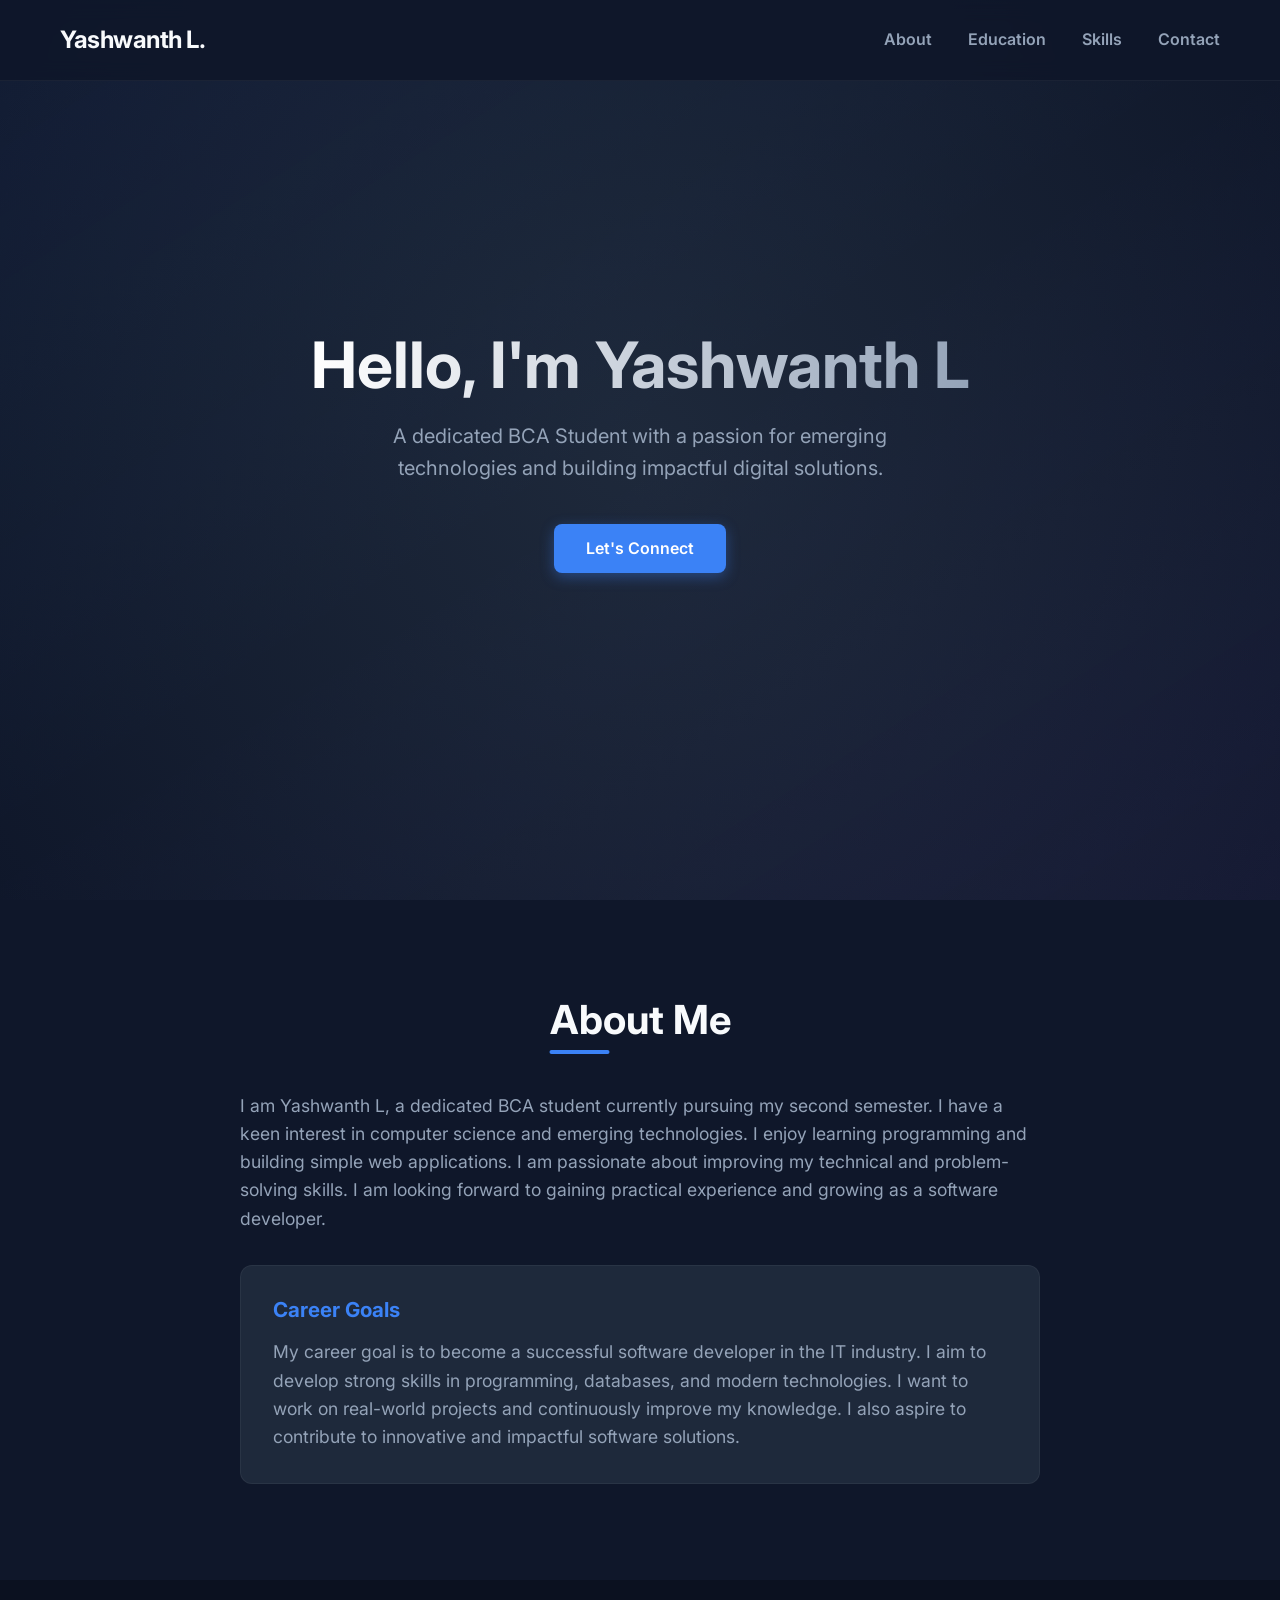
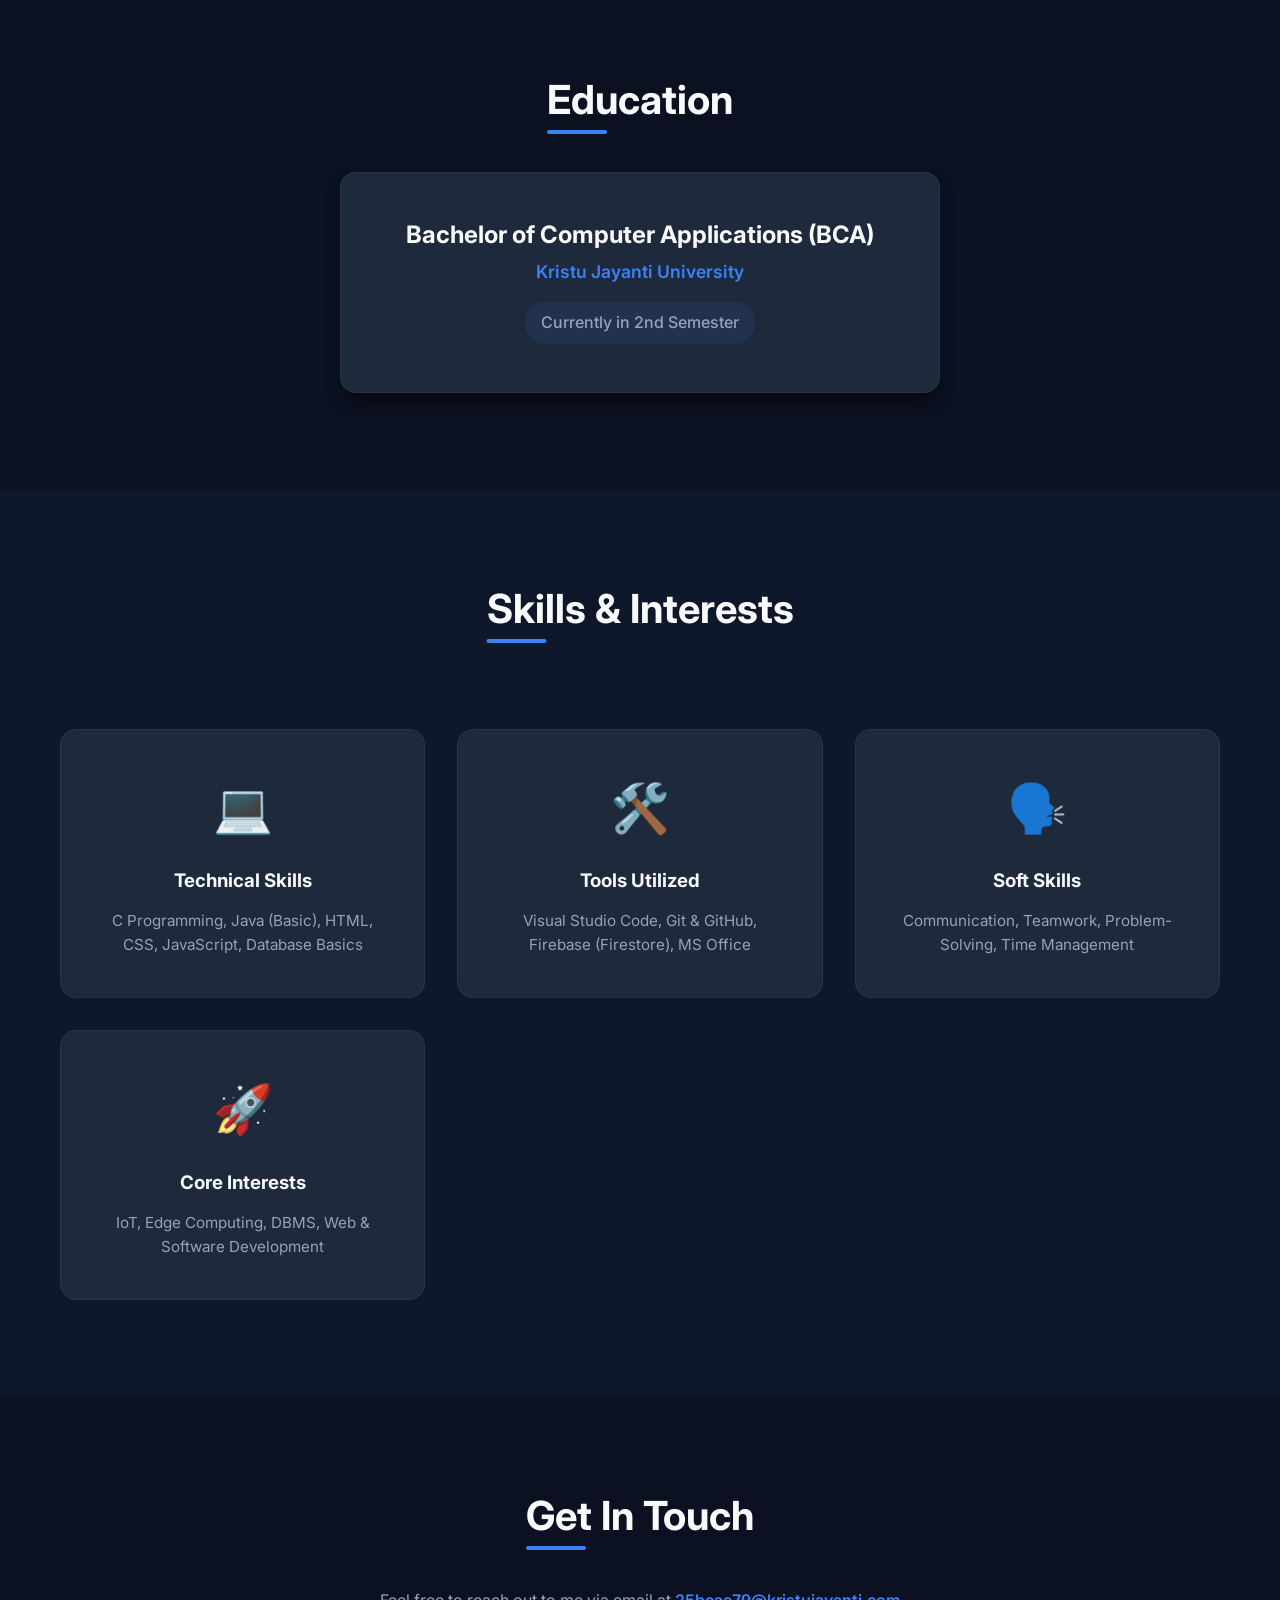
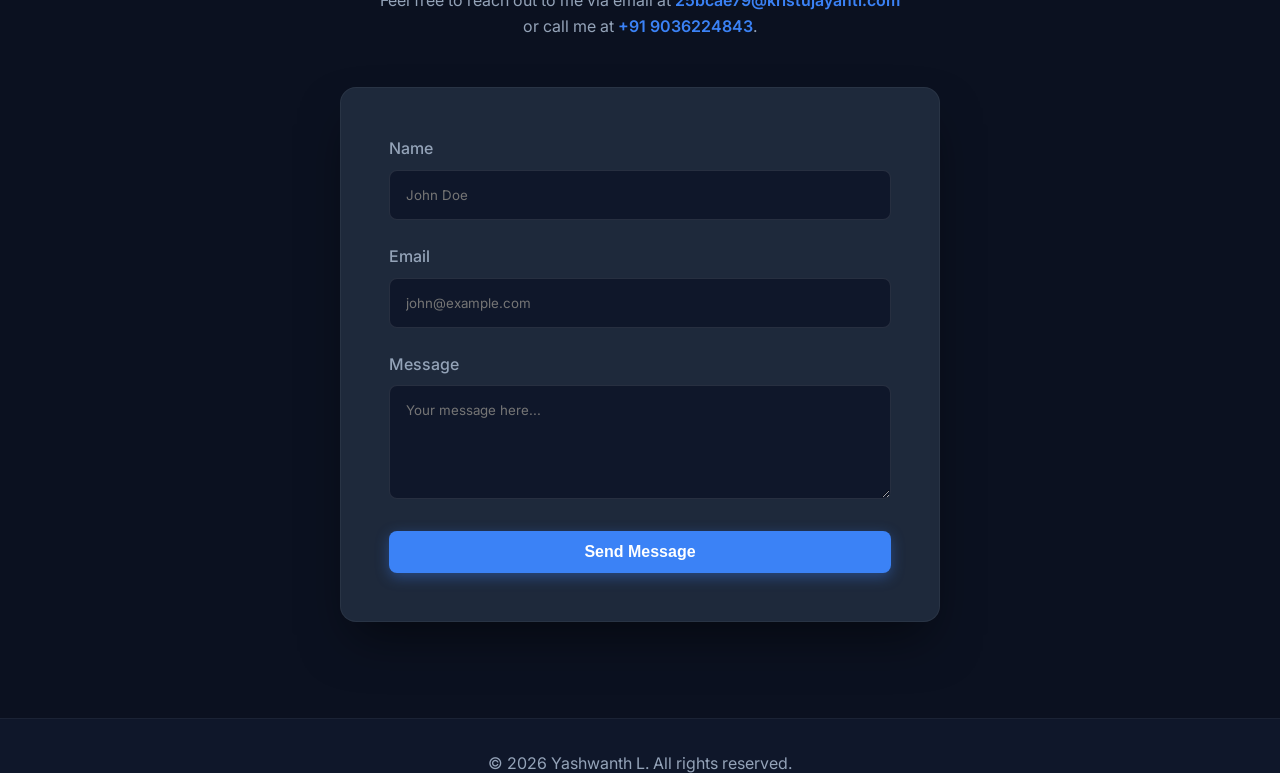
<file: index.html>
<!DOCTYPE html>
<html>
  <head>
    <meta http-equiv="refresh" content="0; url=frontend/index.html">
    <title>Redirecting...</title>
  </head>
  <body>
    <p>If you are not redirected automatically, follow this <a href="frontend/index.html">link to the portfolio</a>.</p>
  </body>
</html>
</file>
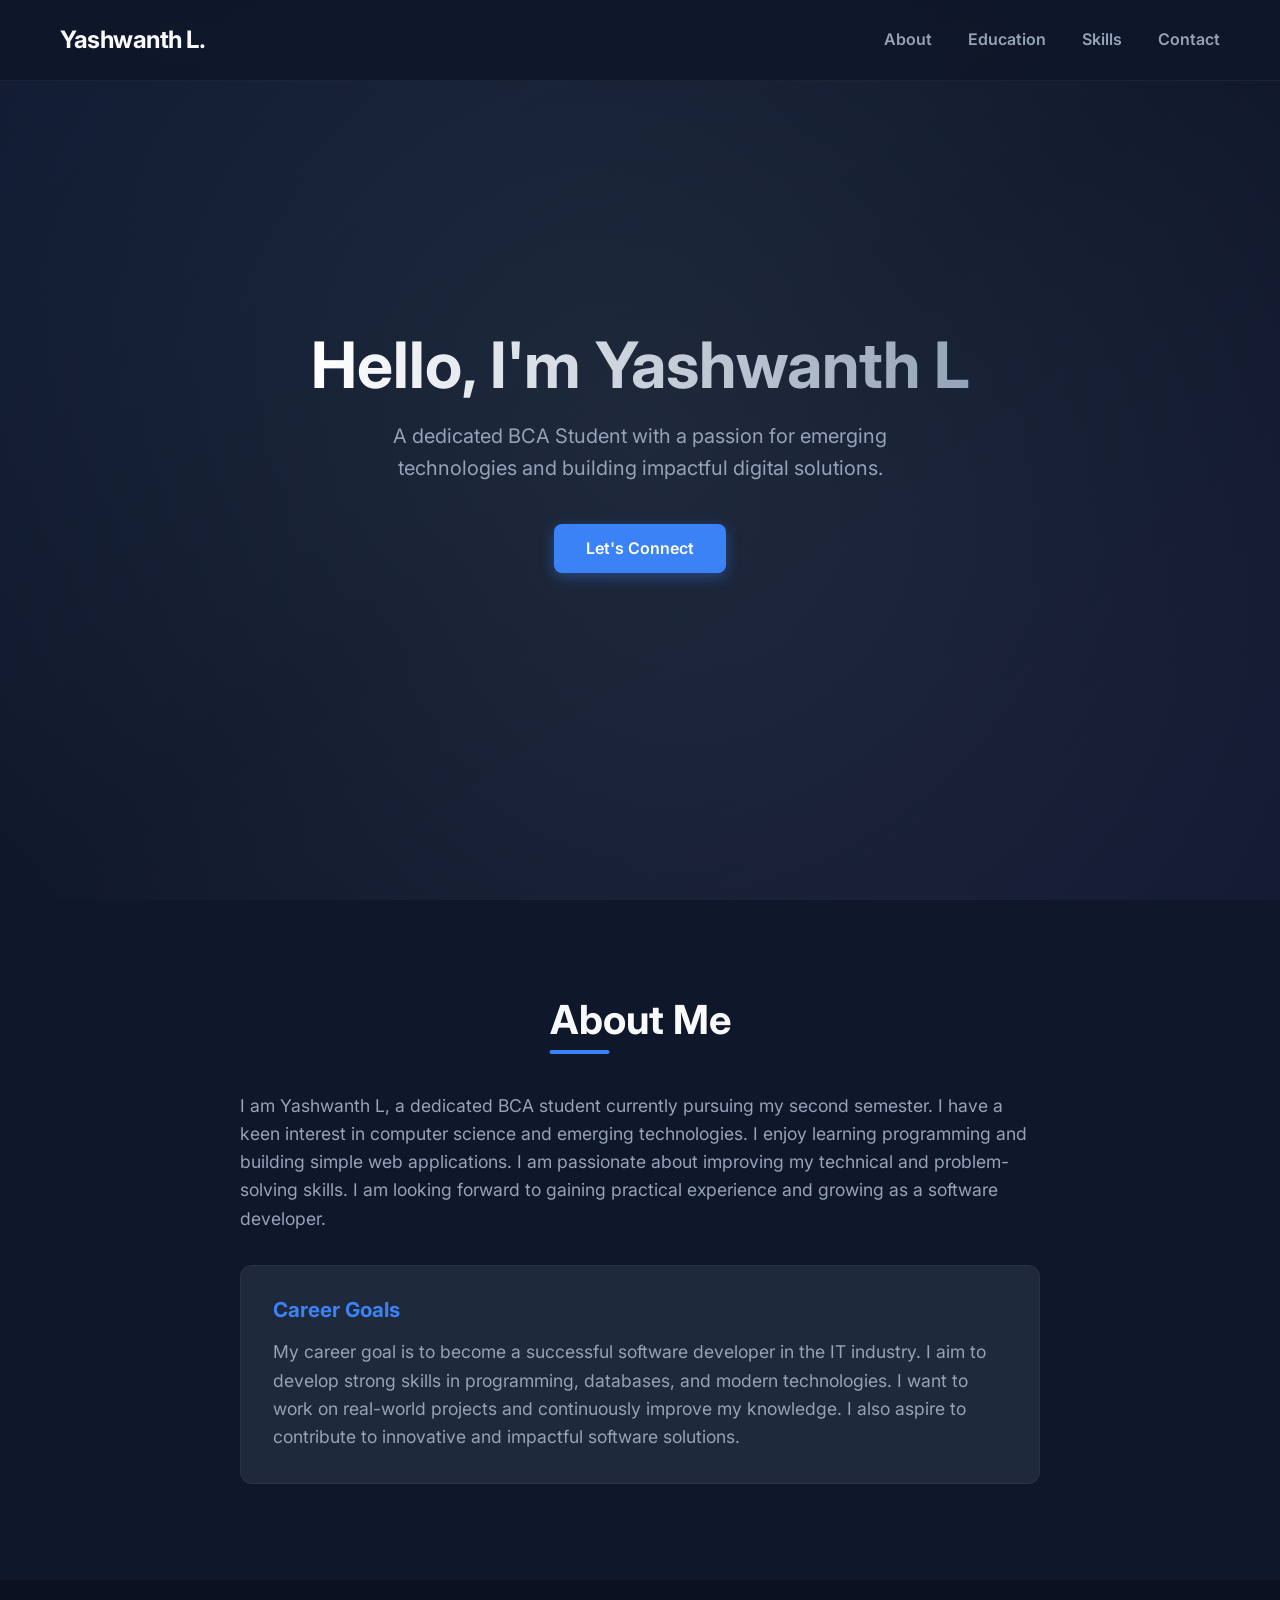
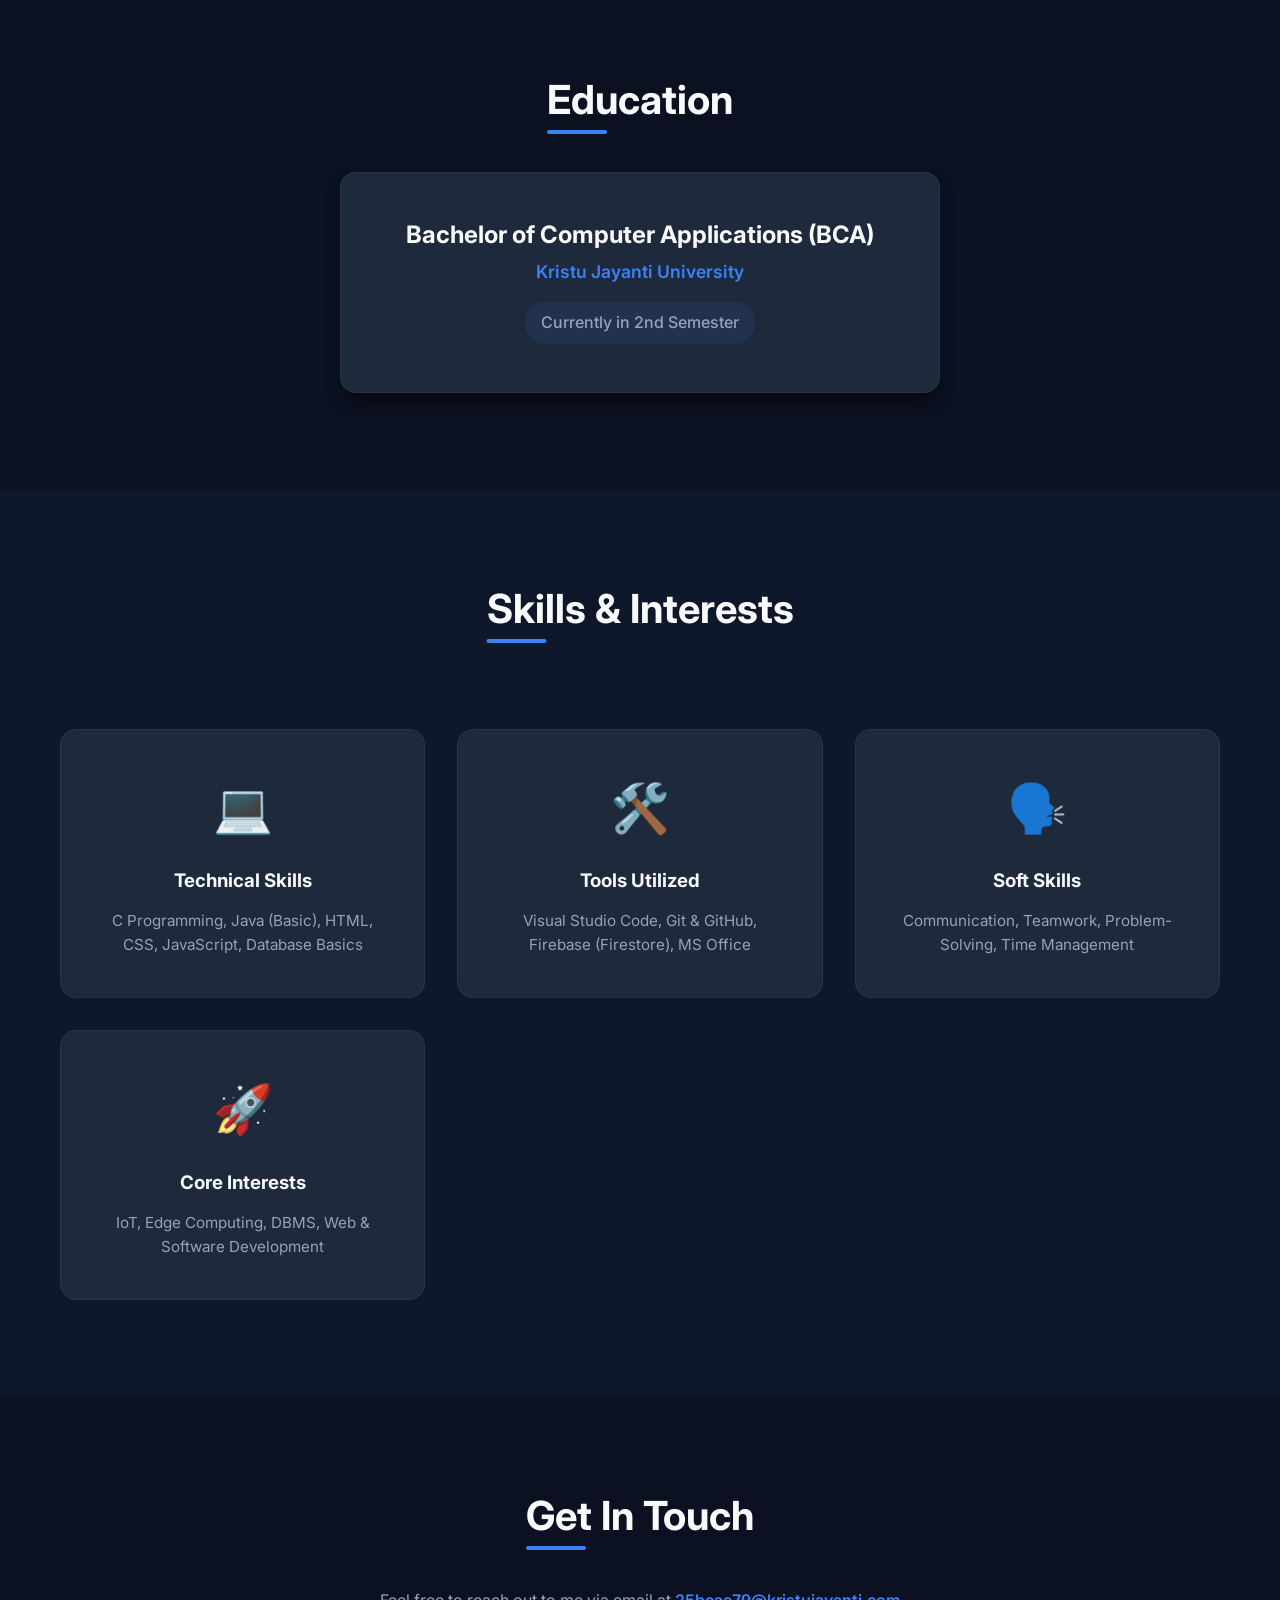
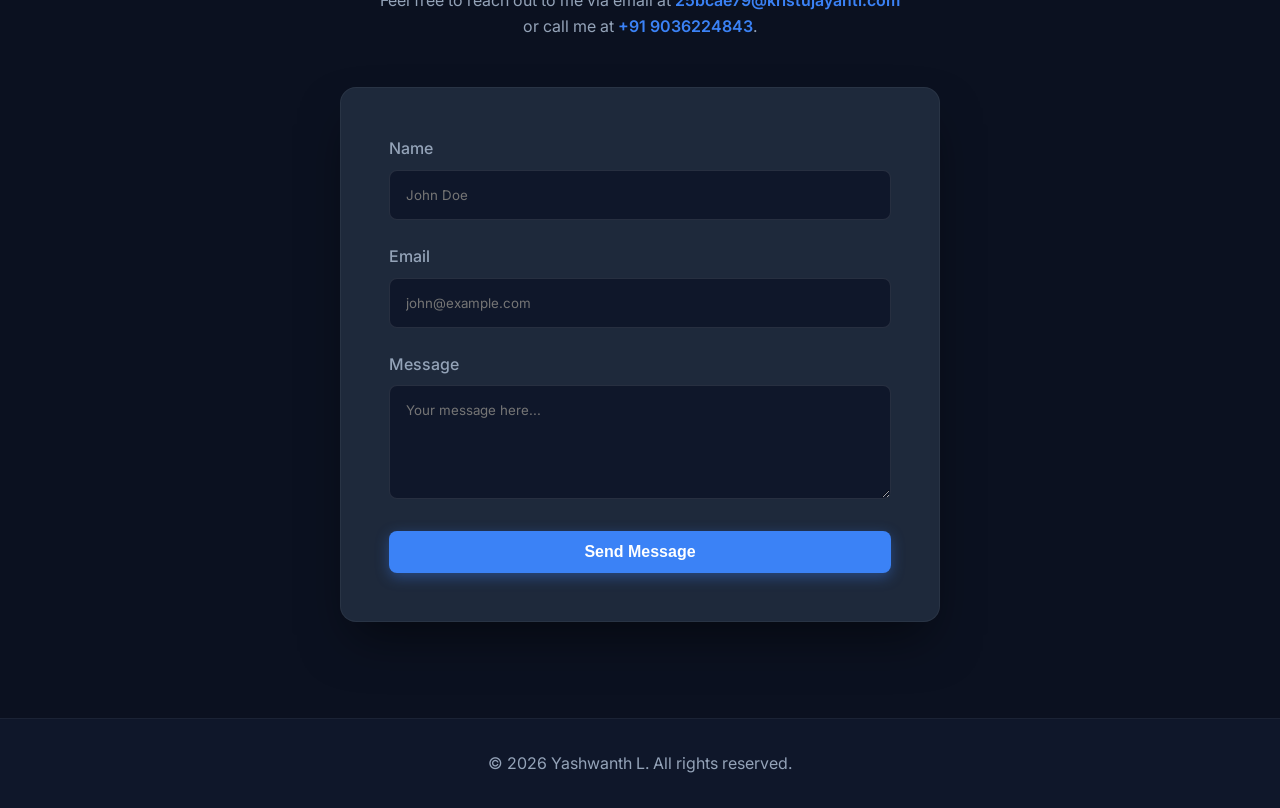
<file: frontend/index.html>
<!DOCTYPE html>
<html lang="en">
<head>
    <meta charset="UTF-8">
    <meta name="viewport" content="width=device-width, initial-scale=1.0">
    <title>Yashwanth L | BCA Student & Developer</title>
    <link rel="stylesheet" href="style.css">
    <link href="https://fonts.googleapis.com/css2?family=Inter:wght@300;400;600;700&display=swap" rel="stylesheet">
</head>
<body>
    <header class="header">
        <div class="container">
            <h1 class="logo">Yashwanth L.</h1>
            <nav class="nav">
                <a href="#about">About</a>
                <a href="#education">Education</a>
                <a href="#skills">Skills</a>
                <a href="#contact">Contact</a>
            </nav>
        </div>
    </header>

    <main>
        <section id="hero" class="hero section">
            <div class="container">
                <div class="hero-content">
                    <h2 class="hero-title">Hello, I'm Yashwanth L</h2>
                    <p class="hero-subtitle">A dedicated BCA Student with a passion for emerging technologies and building impactful digital solutions.</p>
                    <a href="#contact" class="btn btn-primary">Let's Connect</a>
                </div>
            </div>
        </section>

        <section id="about" class="about section">
            <div class="container">
                <h2 class="section-title">About Me</h2>
                <div class="about-content">
                    <p style="margin-bottom: 2rem; text-align: left;">
                        I am Yashwanth L, a dedicated BCA student currently pursuing my second semester. I have a keen interest in computer science and emerging technologies. I enjoy learning programming and building simple web applications. I am passionate about improving my technical and problem-solving skills. I am looking forward to gaining practical experience and growing as a software developer.
                    </p>
                    <div style="background-color: var(--bg-secondary); padding: 2rem; border-radius: 12px; border: 1px solid rgba(255,255,255,0.05); text-align: left;">
                        <h3 style="color: var(--accent); margin-bottom: 1rem;">Career Goals</h3>
                        <p>
                            My career goal is to become a successful software developer in the IT industry. I aim to develop strong skills in programming, databases, and modern technologies. I want to work on real-world projects and continuously improve my knowledge. I also aspire to contribute to innovative and impactful software solutions.
                        </p>
                    </div>
                </div>
            </div>
        </section>

        <section id="education" class="education section bg-alt">
            <div class="container">
                <h2 class="section-title">Education</h2>
                <div style="max-width: 600px; margin: 0 auto; background-color: var(--bg-secondary); padding: 3rem; border-radius: 16px; border: 1px solid rgba(255,255,255,0.05); text-align: center; box-shadow: 0 10px 15px -3px rgba(0,0,0,0.5);">
                    <h3 style="font-size: 1.5rem; margin-bottom: 0.5rem; color: var(--text-primary);">Bachelor of Computer Applications (BCA)</h3>
                    <p style="font-size: 1.1rem; color: var(--accent); font-weight: 600; margin-bottom: 1rem;">Kristu Jayanti University</p>
                    <div style="display: inline-block; padding: 0.5rem 1rem; background-color: rgba(59, 130, 246, 0.1); border-radius: 20px; font-weight: 500; color: var(--text-secondary);">
                        Currently in 2nd Semester
                    </div>
                </div>
            </div>
        </section>

        <section id="skills" class="skills section">
            <div class="container">
                <h2 class="section-title">Skills & Interests</h2>
                <div class="skills-grid">
                    <div class="skill-card">
                        <div class="skill-icon">💻</div>
                        <h3>Technical Skills</h3>
                        <p>C Programming, Java (Basic), HTML, CSS, JavaScript, Database Basics</p>
                    </div>
                    <div class="skill-card">
                        <div class="skill-icon">🛠️</div>
                        <h3>Tools Utilized</h3>
                        <p>Visual Studio Code, Git & GitHub, Firebase (Firestore), MS Office</p>
                    </div>
                    <div class="skill-card">
                        <div class="skill-icon">🗣️</div>
                        <h3>Soft Skills</h3>
                        <p>Communication, Teamwork, Problem-Solving, Time Management</p>
                    </div>
                    <div class="skill-card">
                        <div class="skill-icon">🚀</div>
                        <h3>Core Interests</h3>
                        <p>IoT, Edge Computing, DBMS, Web & Software Development</p>
                    </div>
                </div>
            </div>
        </section>

        <section id="contact" class="contact section bg-alt">
            <div class="container">
                <h2 class="section-title">Get In Touch</h2>
                <p class="contact-subtitle">
                    Feel free to reach out to me via email at <a href="mailto:25bcae79@kristujayanti.com" style="color: var(--accent); text-decoration: none; font-weight: 600;">25bcae79@kristujayanti.com</a><br>
                    or call me at <span style="color: var(--accent); font-weight: 600;">+91 9036224843</span>.
                </p>
                
                <div class="form-container">
                    <form id="contactForm" class="contact-form">
                        <div class="form-group">
                            <label for="name">Name</label>
                            <input type="text" id="name" name="name" required placeholder="John Doe">
                        </div>
                        <div class="form-group">
                            <label for="email">Email</label>
                            <input type="email" id="email" name="email" required placeholder="john@example.com">
                        </div>
                        <div class="form-group">
                            <label for="message">Message</label>
                            <textarea id="message" name="message" rows="5" required placeholder="Your message here..."></textarea>
                        </div>
                        <button type="submit" class="btn btn-primary btn-submit">
                            Send Message
                            <span class="spinner" id="submitSpinner"></span>
                        </button>
                    </form>
                    <div id="responseMessage" class="response-message hidden"></div>
                </div>
            </div>
        </section>
    </main>

    <footer class="footer">
        <div class="container">
            <p>&copy; 2026 Yashwanth L. All rights reserved.</p>
        </div>
    </footer>

    <script src="script.js"></script>
</body>
</html>
</file>
<file: frontend/style.css>
:root {
    --bg-primary: #0f172a;      /* Deep dark blue */
    --bg-secondary: #1e293b;    /* Lighter dark blue for cards */
    --text-primary: #f8fafc;    /* Off white text */
    --text-secondary: #94a3b8;  /* Slate gray text */
    --accent: #3b82f6;          /* Bright blue accent */
    --accent-hover: #2563eb;    /* Darker blue on hover */
    --success: #10b981;
    --error: #ef4444;
    --font-family: 'Inter', sans-serif;
}

* {
    margin: 0;
    padding: 0;
    box-sizing: border-box;
}

html {
    scroll-behavior: smooth;
}

body {
    font-family: var(--font-family);
    background-color: var(--bg-primary);
    color: var(--text-primary);
    line-height: 1.6;
}

.container {
    max-width: 1200px;
    margin: 0 auto;
    padding: 0 20px;
}

/* Typography */
h1, h2, h3, h4 {
    font-weight: 700;
    line-height: 1.2;
}

.section-title {
    font-size: 2.5rem;
    text-align: center;
    margin-bottom: 3rem;
    position: relative;
    display: inline-block;
    left: 50%;
    transform: translateX(-50%);
}

.section-title::after {
    content: '';
    position: absolute;
    bottom: -10px;
    left: 0;
    width: 60px;
    height: 4px;
    background-color: var(--accent);
    border-radius: 2px;
}

/* Sections */
.section {
    padding: 6rem 0;
}

.bg-alt {
    background-color: #0b1120; /* Slightly darker than primary for contrast */
}

/* Header */
.header {
    background-color: rgba(15, 23, 42, 0.9);
    backdrop-filter: blur(10px);
    position: fixed;
    top: 0;
    width: 100%;
    z-index: 1000;
    border-bottom: 1px solid rgba(255, 255, 255, 0.05);
}

.header .container {
    display: flex;
    justify-content: space-between;
    align-items: center;
    height: 80px;
}

.logo {
    font-size: 1.5rem;
    color: var(--text-primary);
    font-weight: 700;
    letter-spacing: -0.5px;
}

.nav a {
    color: var(--text-secondary);
    text-decoration: none;
    margin-left: 2rem;
    font-weight: 600;
    transition: color 0.3s ease;
}

.nav a:hover {
    color: var(--accent);
}

/* Hero Section */
.hero {
    height: 100vh;
    display: flex;
    align-items: center;
    justify-content: center;
    text-align: center;
    background: radial-gradient(circle at center, #1e293b 0%, #0f172a 100%);
    position: relative;
    overflow: hidden;
}

.hero::before {
    content: '';
    position: absolute;
    top: -50%;
    left: -50%;
    width: 200%;
    height: 200%;
    background: linear-gradient(
        to bottom right,
        rgba(59, 130, 246, 0.1) 0%,
        rgba(15, 23, 42, 0) 50%,
        rgba(139, 92, 246, 0.1) 100%
    );
    animation: rotate 20s linear infinite;
    pointer-events: none;
}

@keyframes rotate {
    0% { transform: rotate(0deg); }
    100% { transform: rotate(360deg); }
}

.hero-content {
    position: relative;
    z-index: 1;
}

.hero-title {
    font-size: 4rem;
    margin-bottom: 1rem;
    background: linear-gradient(to right, #fff, #94a3b8);
    -webkit-background-clip: text;
    -webkit-text-fill-color: transparent;
}

.hero-subtitle {
    font-size: 1.25rem;
    color: var(--text-secondary);
    margin-bottom: 2.5rem;
    max-width: 600px;
    margin-inline: auto;
}

/* Buttons */
.btn {
    display: inline-block;
    padding: 0.75rem 2rem;
    border-radius: 8px;
    text-decoration: none;
    font-weight: 600;
    transition: all 0.3s ease;
    cursor: pointer;
    border: none;
    font-size: 1rem;
}

.btn-primary {
    background-color: var(--accent);
    color: white;
    box-shadow: 0 4px 14px 0 rgba(59, 130, 246, 0.39);
}

.btn-primary:hover {
    background-color: var(--accent-hover);
    transform: translateY(-2px);
    box-shadow: 0 6px 20px rgba(59, 130, 246, 0.5);
}

/* About Section */
.about-content {
    max-width: 800px;
    margin: 0 auto;
    text-align: center;
    font-size: 1.1rem;
    color: var(--text-secondary);
}

/* Skills Section */
.skills-grid {
    display: grid;
    grid-template-columns: repeat(auto-fit, minmax(300px, 1fr));
    gap: 2rem;
    margin-top: 3rem;
}

.skill-card {
    background-color: var(--bg-secondary);
    padding: 2.5rem;
    border-radius: 16px;
    text-align: center;
    transition: transform 0.3s ease, box-shadow 0.3s ease;
    border: 1px solid rgba(255,255,255,0.05);
}

.skill-card:hover {
    transform: translateY(-10px);
    box-shadow: 0 20px 25px -5px rgba(0, 0, 0, 0.5), 0 10px 10px -5px rgba(0, 0, 0, 0.3);
    border-color: rgba(59, 130, 246, 0.3);
}

.skill-icon {
    font-size: 3rem;
    margin-bottom: 1.5rem;
    display: inline-block;
}

.skill-card h3 {
    margin-bottom: 1rem;
    color: var(--text-primary);
}

.skill-card p {
    color: var(--text-secondary);
    font-size: 0.95rem;
}

/* Contact Section */
.contact-subtitle {
    text-align: center;
    color: var(--text-secondary);
    margin-bottom: 3rem;
}

.form-container {
    max-width: 600px;
    margin: 0 auto;
    background-color: var(--bg-secondary);
    padding: 3rem;
    border-radius: 16px;
    box-shadow: 0 25px 50px -12px rgba(0, 0, 0, 0.5);
    border: 1px solid rgba(255,255,255,0.05);
}

.form-group {
    margin-bottom: 1.5rem;
}

.form-group label {
    display: block;
    margin-bottom: 0.5rem;
    font-weight: 500;
    color: var(--text-secondary);
}

.form-group input,
.form-group textarea {
    width: 100%;
    padding: 1rem;
    background-color: #0f172a;
    border: 1px solid rgba(255,255,255,0.1);
    border-radius: 8px;
    color: var(--text-primary);
    font-family: var(--font-family);
    transition: border-color 0.3s ease, box-shadow 0.3s ease;
}

.form-group input:focus,
.form-group textarea:focus {
    outline: none;
    border-color: var(--accent);
    box-shadow: 0 0 0 3px rgba(59, 130, 246, 0.2);
}

.btn-submit {
    width: 100%;
    margin-top: 1rem;
    display: flex;
    justify-content: center;
    align-items: center;
    gap: 10px;
}

.spinner {
    display: none;
    width: 20px;
    height: 20px;
    border: 2px solid rgba(255,255,255,0.3);
    border-radius: 50%;
    border-top-color: white;
    animation: spin 1s ease-in-out infinite;
}

@keyframes spin {
    to { transform: rotate(360deg); }
}

.response-message {
    margin-top: 1.5rem;
    padding: 1rem;
    border-radius: 8px;
    text-align: center;
    font-weight: 500;
    opacity: 0;
    transform: translateY(-10px);
    transition: opacity 0.3s ease, transform 0.3s ease;
}

.response-message:not(.hidden) {
    opacity: 1;
    transform: translateY(0);
}

.response-message.success {
    background-color: rgba(16, 185, 129, 0.1);
    color: var(--success);
    border: 1px solid rgba(16, 185, 129, 0.2);
}

.response-message.error {
    background-color: rgba(239, 68, 68, 0.1);
    color: var(--error);
    border: 1px solid rgba(239, 68, 68, 0.2);
}

.hidden {
    display: none;
}

/* Footer */
.footer {
    text-align: center;
    padding: 2rem 0;
    background-color: var(--bg-primary);
    border-top: 1px solid rgba(255, 255, 255, 0.05);
    color: var(--text-secondary);
}

/* Responsive */
@media (max-width: 768px) {
    .header .container {
        flex-direction: column;
        justify-content: center;
        gap: 1rem;
    }
    .nav {
        display: flex;
        gap: 1rem;
    }
    .nav a {
        margin: 0;
    }
    .hero-title {
        font-size: 2.5rem;
    }
    .form-container {
        padding: 2rem 1.5rem;
    }
}
</file>
